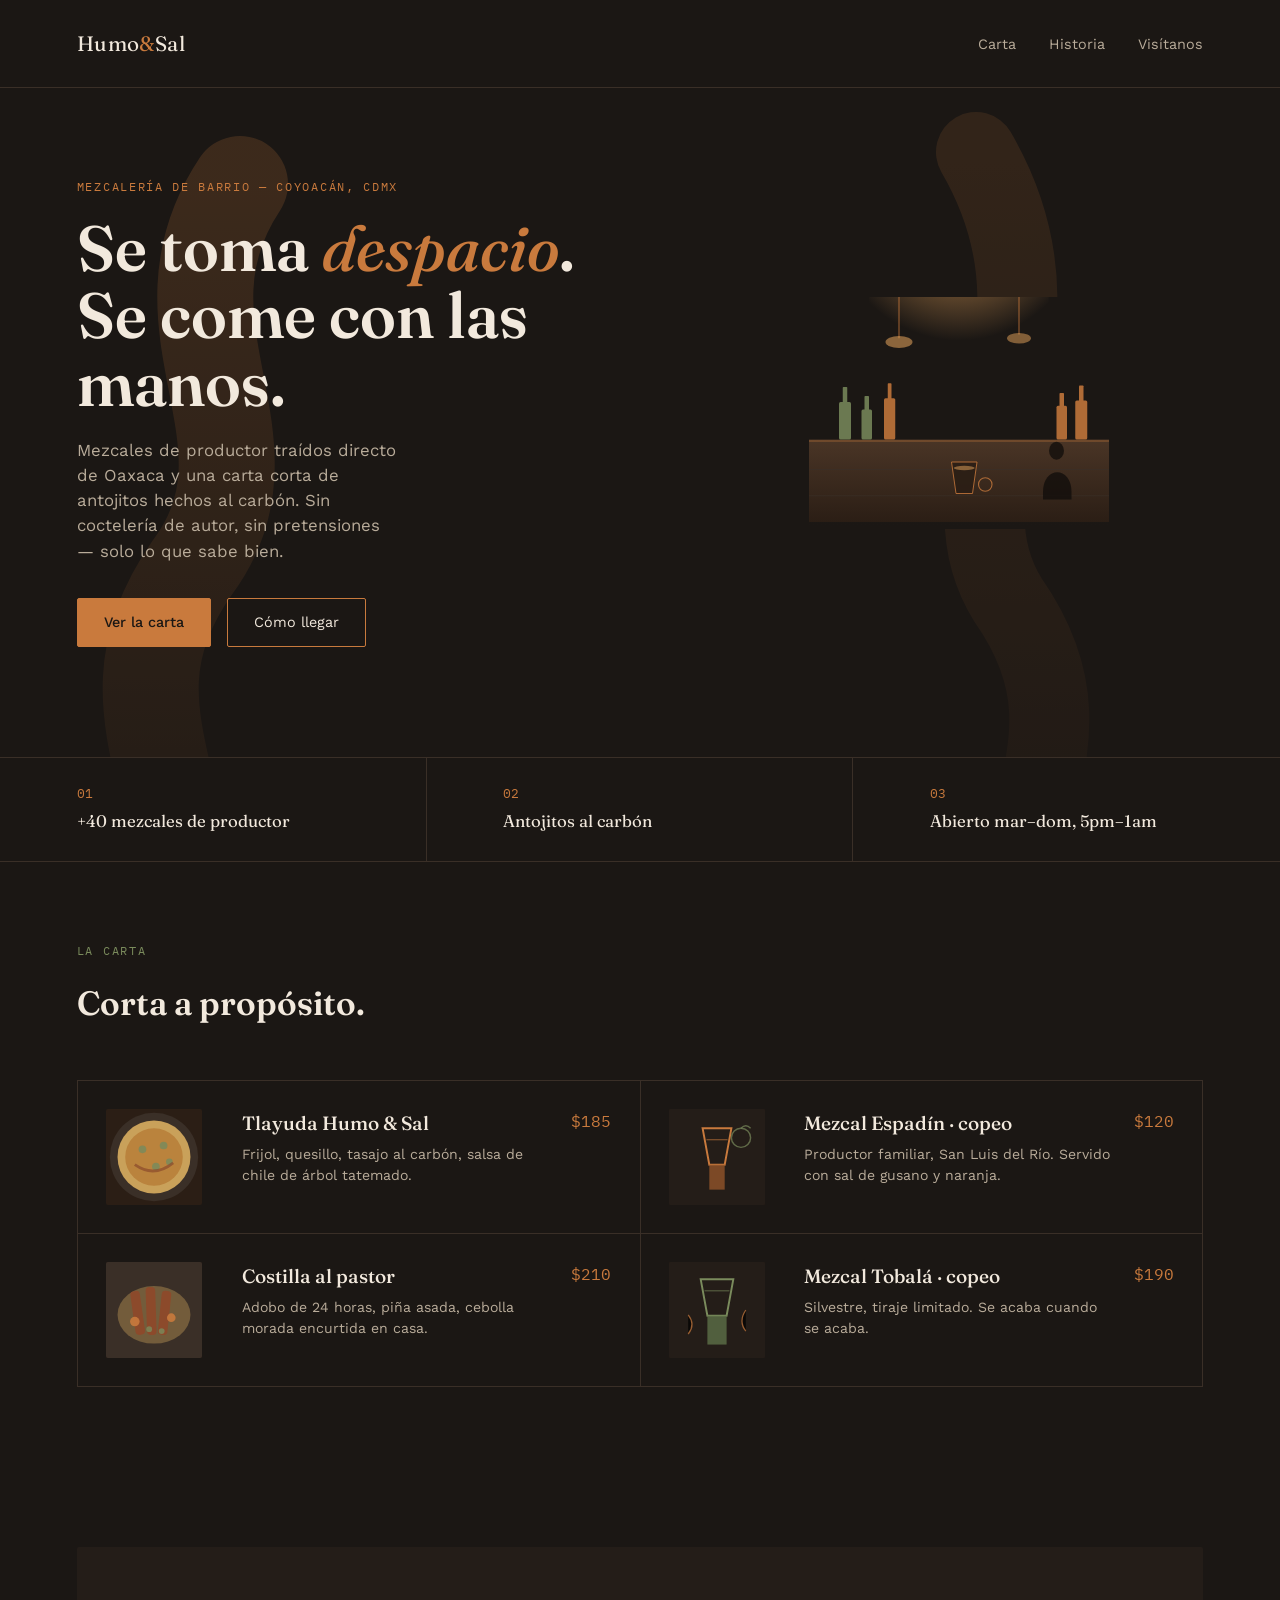
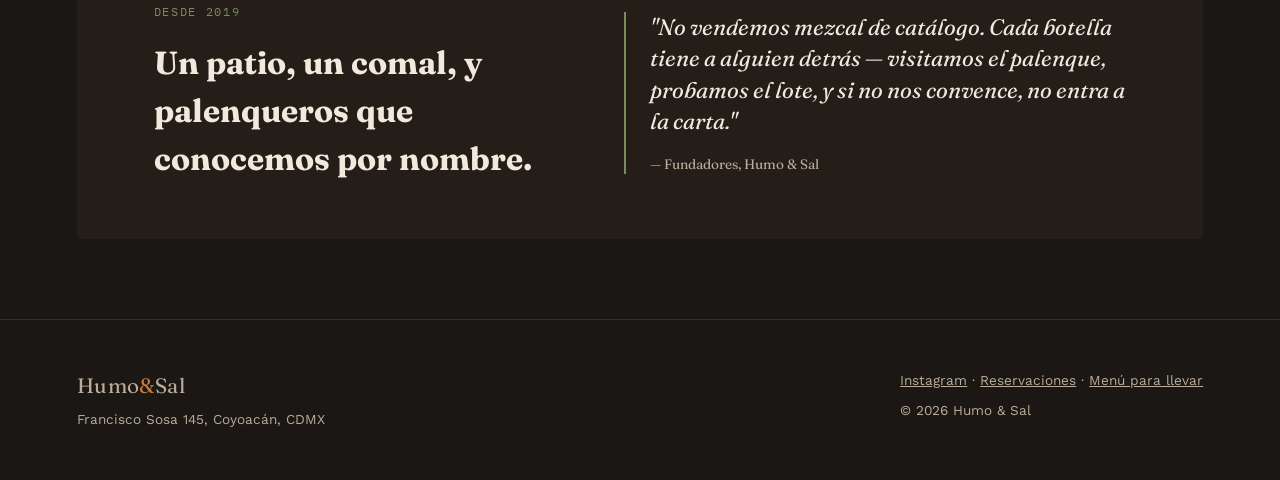
<file: humo-y-sal-final.html>
<!DOCTYPE html>

<html lang="es">
<head>
<meta charset="utf-8"/>
<meta content="width=device-width, initial-scale=1.0" name="viewport"/>
<title>Humo &amp; Sal — Mezcalería de barrio, CDMX</title>
<link href="https://fonts.googleapis.com" rel="preconnect"/>
<link href="https://fonts.googleapis.com/css2?family=Fraunces:ital,opsz,wght@0,9..144,400;0,9..144,600;1,9..144,500&amp;family=IBM+Plex+Mono:wght@400;500&amp;family=Work+Sans:wght@400;500&amp;display=swap" rel="stylesheet"/>
<style>
  :root{
    --bg:#1B1714;
    --bg-alt:#241D18;
    --ink:#F2E9DD;
    --ink-dim:#B9AC9A;
    --copper:#C97A3D;
    --agave:#7A8B5C;
    --line:#3A2F27;
  }
  *{box-sizing:border-box; margin:0; padding:0;}
  body{
    background:var(--bg);
    color:var(--ink);
    font-family:'Work Sans', sans-serif;
    line-height:1.5;
  }
  .display{font-family:'Fraunces', serif;}
  .mono{font-family:'IBM Plex Mono', monospace; letter-spacing:0.02em;}

  nav{
    display:flex; justify-content:space-between; align-items:center;
    padding:28px 6vw; border-bottom:1px solid var(--line);
  }
  .logo{font-family:'Fraunces', serif; font-size:1.3rem; letter-spacing:0.02em;}
  .logo span{color:var(--copper);}
  nav a{color:var(--ink-dim); text-decoration:none; font-size:0.9rem; margin-left:28px;}
  nav a:hover{color:var(--ink);}

  header.hero{
    position:relative; overflow:hidden;
    padding:90px 6vw 110px;
    display:grid; grid-template-columns:1.1fr 0.9fr; gap:40px; align-items:center;
  }
  .smoke{
    position:absolute; inset:0; z-index:0; opacity:0.55; pointer-events:none;
  }
  .hero-copy{position:relative; z-index:1;}
  .eyebrow{
    font-family:'IBM Plex Mono', monospace; text-transform:uppercase; font-size:0.75rem;
    letter-spacing:0.14em; color:var(--copper); margin-bottom:18px; display:block;
  }
  h1{
    font-family:'Fraunces', serif; font-weight:600; font-size:clamp(2.4rem, 5vw, 4rem);
    line-height:1.05; margin-bottom:22px;
  }
  h1 em{color:var(--copper); font-style:italic; font-weight:500;}
  .lede{color:var(--ink-dim); font-size:1.05rem; max-width:32ch; margin-bottom:34px;}
  .cta-row{display:flex; gap:16px; flex-wrap:wrap;}
  .btn{
    padding:13px 26px; border-radius:2px; font-size:0.9rem; text-decoration:none;
    border:1px solid var(--copper); color:var(--ink); transition:0.2s;
  }
  .btn.solid{background:var(--copper); border-color:var(--copper); color:#1B1714; font-weight:500;}
  .btn.solid:hover{background:#e08f4f;}
  .btn.ghost:hover{background:rgba(201,122,61,0.1);}

  .agave-mark{position:relative; z-index:1; justify-self:center;}

  .strip{
    display:grid; grid-template-columns:repeat(3,1fr); border-top:1px solid var(--line); border-bottom:1px solid var(--line);
  }
  .strip div{
    padding:26px 6vw; border-right:1px solid var(--line);
  }
  .strip div:last-child{border-right:none;}
  .strip .num{font-family:'IBM Plex Mono'; color:var(--copper); font-size:0.8rem; display:block; margin-bottom:6px;}
  .strip .label{font-family:'Fraunces'; font-size:1.05rem;}

  section{padding:80px 6vw;}
  .section-head{max-width:44ch; margin-bottom:52px;}
  .section-head .eyebrow{color:var(--agave);}
  .section-head h2{font-family:'Fraunces'; font-weight:600; font-size:2.1rem;}

  .menu-grid{display:grid; grid-template-columns:repeat(2,1fr); gap:1px; background:var(--line); border:1px solid var(--line);}
  .menu-item{background:var(--bg); padding:28px; display:flex; justify-content:space-between; gap:16px;}
  .thumb{width:96px; height:96px; flex-shrink:0; overflow:hidden; border-radius:2px; margin-right:16px;}
  .menu-item h3{font-family:'Fraunces'; font-size:1.2rem; margin-bottom:6px; font-weight:500;}
  .menu-item p{color:var(--ink-dim); font-size:0.88rem; max-width:34ch;}
  .price{font-family:'IBM Plex Mono'; color:var(--copper); white-space:nowrap;}

  .story{
    display:grid; grid-template-columns:0.9fr 1.1fr; gap:60px; align-items:center;
    background:var(--bg-alt); border-radius:2px;
  }
  .story blockquote{
    font-family:'Fraunces'; font-style:italic; font-size:1.4rem; line-height:1.4;
    border-left:2px solid var(--agave); padding-left:24px; color:var(--ink);
  }
  .story cite{display:block; margin-top:18px; font-style:normal; color:var(--ink-dim); font-size:0.85rem;}

  footer{
    padding:50px 6vw; border-top:1px solid var(--line);
    display:flex; justify-content:space-between; flex-wrap:wrap; gap:20px;
    color:var(--ink-dim); font-size:0.85rem;
  }
  footer a{color:var(--ink-dim);}

  @media (max-width:760px){
    header.hero{grid-template-columns:1fr;}
    .strip{grid-template-columns:1fr;}
    .strip div{border-right:none; border-bottom:1px solid var(--line);}
    .menu-grid{grid-template-columns:1fr;}
    .story{grid-template-columns:1fr;}
  }
</style>
</head>
<body>
<nav>
<div class="logo">Humo<span>&amp;</span>Sal</div>
<div>
<a href="#carta">Carta</a>
<a href="#historia">Historia</a>
<a href="#visita">Visítanos</a>
</div>
</nav>
<header class="hero">
<svg class="smoke" preserveaspectratio="xMidYMid slice" viewbox="0 0 800 600">
<defs>
<lineargradient id="wisp" x1="0" x2="0" y1="1" y2="0">
<stop offset="0%" stop-color="#C97A3D" stop-opacity="0"></stop>
<stop offset="100%" stop-color="#C97A3D" stop-opacity="0.35"></stop>
</lineargradient>
</defs>
<path d="M100,600 C150,450 50,400 120,300 C180,220 90,150 150,60" fill="none" stroke="url(#wisp)" stroke-linecap="round" stroke-width="60"></path>
<path d="M650,600 C600,470 700,420 630,320 C580,240 680,160 610,40" fill="none" opacity="0.7" stroke="url(#wisp)" stroke-linecap="round" stroke-width="50"></path>
</svg>
<div class="hero-copy">
<span class="eyebrow">Mezcalería de barrio — Coyoacán, CDMX</span>
<h1>Se toma <em>despacio</em>.<br/>Se come con las manos.</h1>
<p class="lede">Mezcales de productor traídos directo de Oaxaca y una carta corta de antojitos hechos al carbón. Sin coctelería de autor, sin pretensiones — solo lo que sabe bien.</p>
<div class="cta-row">
<a class="btn solid" href="#carta">Ver la carta</a>
<a class="btn ghost" href="#visita">Cómo llegar</a>
</div>
</div>
<div class="agave-mark w-full h-full overflow-hidden rounded-sm shadow-2xl" style="aspect-ratio:4/3; background:linear-gradient(180deg,#241D18,#1B1714);">
<svg viewBox="0 0 400 300" width="100%" height="100%" preserveAspectRatio="xMidYMid slice">
  <defs>
    <radialGradient id="lamp1" cx="50%" cy="0%" r="70%">
      <stop offset="0%" stop-color="#E8A55C" stop-opacity="0.9"/>
      <stop offset="100%" stop-color="#E8A55C" stop-opacity="0"/>
    </radialGradient>
    <linearGradient id="wood" x1="0" y1="0" x2="0" y2="1">
      <stop offset="0%" stop-color="#4A3526"/>
      <stop offset="100%" stop-color="#2B1E15"/>
    </linearGradient>
  </defs>
  <rect width="400" height="300" fill="#1B1714"/>
  <circle cx="200" cy="10" r="120" fill="url(#lamp1)"/>
  <rect x="0" y="190" width="400" height="110" fill="url(#wood)"/>
  <line x1="0" y1="192" x2="400" y2="192" stroke="#C97A3D" stroke-width="1.5" opacity="0.6"/>
  <g stroke="#3A2F27" stroke-width="1">
    <line x1="0" y1="230" x2="400" y2="230"/>
    <line x1="0" y1="265" x2="400" y2="265"/>
  </g>
  <!-- bottles -->
  <g fill="#7A8B5C" opacity="0.85">
    <rect x="40" y="140" width="16" height="50" rx="2"/>
    <rect x="45" y="120" width="6" height="22" rx="1"/>
    <rect x="70" y="150" width="14" height="40" rx="2"/>
    <rect x="74" y="132" width="6" height="20" rx="1"/>
  </g>
  <g fill="#C97A3D" opacity="0.85">
    <rect x="100" y="135" width="15" height="55" rx="2"/>
    <rect x="105" y="115" width="5" height="22" rx="1"/>
    <rect x="330" y="145" width="14" height="45" rx="2"/>
    <rect x="334" y="128" width="6" height="19" rx="1"/>
    <rect x="355" y="138" width="16" height="52" rx="2"/>
    <rect x="360" y="118" width="6" height="22" rx="1"/>
  </g>
  <!-- pendant lamps -->
  <g stroke="#C97A3D" stroke-width="1.5" opacity="0.7">
    <line x1="120" y1="0" x2="120" y2="55"/>
    <line x1="280" y1="0" x2="280" y2="50"/>
  </g>
  <ellipse cx="120" cy="60" rx="18" ry="8" fill="#E8A55C" opacity="0.55"/>
  <ellipse cx="280" cy="55" rx="16" ry="7" fill="#E8A55C" opacity="0.5"/>
  <!-- glass with orange slice -->
  <g transform="translate(190,220)">
    <path d="M0,0 L34,0 L28,42 L6,42 Z" fill="#2B1E15" stroke="#C97A3D" stroke-width="1.2" opacity="0.9"/>
    <ellipse cx="17" cy="8" rx="14" ry="3" fill="#E8A55C" opacity="0.5"/>
    <circle cx="45" cy="30" r="9" fill="none" stroke="#C97A3D" stroke-width="1.5" opacity="0.8"/>
  </g>
  <!-- silhouette figure -->
  <g fill="#0F0C0A" opacity="0.75">
    <ellipse cx="330" cy="205" rx="10" ry="12"/>
    <path d="M312,260 C312,225 350,225 350,260 L350,270 L312,270 Z"/>
  </g>
</svg>
</div>
</header>
<div class="strip">
<div><span class="num">01</span><span class="label">+40 mezcales de productor</span></div>
<div><span class="num">02</span><span class="label">Antojitos al carbón</span></div>
<div><span class="num">03</span><span class="label">Abierto mar–dom, 5pm–1am</span></div>
</div>
<section id="carta">
<div class="section-head">
<span class="eyebrow mono">La carta</span>
<h2>Corta a propósito.</h2>
</div>
<div class="menu-grid">
<div class="menu-item">
<div class="thumb" style="background:#2B1E15;">
<svg viewBox="0 0 100 100" width="100%" height="100%">
  <circle cx="50" cy="50" r="46" fill="#3A2F27"/>
  <circle cx="50" cy="50" r="38" fill="#C9A15A"/>
  <circle cx="50" cy="50" r="30" fill="#B9803A" opacity="0.9"/>
  <g fill="#7A8B5C" opacity="0.85">
    <circle cx="38" cy="42" r="4"/>
    <circle cx="60" cy="38" r="4"/>
    <circle cx="52" cy="60" r="4"/>
    <circle cx="66" cy="55" r="3.5"/>
  </g>
  <path d="M30,58 Q50,72 70,56" stroke="#8C4A2B" stroke-width="3" fill="none" opacity="0.7"/>
</svg>
</div>
<div><h3>Tlayuda Humo &amp; Sal</h3><p>Frijol, quesillo, tasajo al carbón, salsa de chile de árbol tatemado.</p></div>
<span class="price">$185</span>
</div>
<div class="menu-item">
<div class="thumb" style="background:#2B1E15;">
<svg viewBox="0 0 100 100" width="100%" height="100%">
  <rect width="100" height="100" fill="#241D18"/>
  <path d="M35,20 L65,20 L58,58 L42,58 Z" fill="none" stroke="#C97A3D" stroke-width="2"/>
  <path d="M39,32 L61,32" stroke="#C97A3D" stroke-width="1.2" opacity="0.6"/>
  <rect x="42" y="58" width="16" height="26" fill="#8C5228" opacity="0.85"/>
  <circle cx="75" cy="30" r="10" fill="none" stroke="#7A8B5C" stroke-width="1.5" opacity="0.7"/>
  <path d="M75,20 Q80,15 85,20" stroke="#7A8B5C" stroke-width="1.5" fill="none" opacity="0.7"/>
</svg>
</div>
<div><h3>Mezcal Espadín · copeo</h3><p>Productor familiar, San Luis del Río. Servido con sal de gusano y naranja.</p></div>
<span class="price">$120</span>
</div>
<div class="menu-item">
<div class="thumb" style="background:#2B1E15;">
<svg viewBox="0 0 100 100" width="100%" height="100%">
  <rect width="100" height="100" fill="#3A2F27"/>
  <ellipse cx="50" cy="55" rx="38" ry="30" fill="#C9A15A" opacity="0.4"/>
  <g fill="#8C4A2B">
    <rect x="28" y="30" width="10" height="46" rx="4" transform="rotate(-8 33 53)"/>
    <rect x="42" y="26" width="10" height="50" rx="4" transform="rotate(-2 47 51)"/>
    <rect x="56" y="30" width="10" height="46" rx="4" transform="rotate(6 61 53)"/>
  </g>
  <g fill="#C97A3D" opacity="0.9">
    <circle cx="30" cy="62" r="5"/>
    <circle cx="68" cy="58" r="4.5"/>
  </g>
  <g fill="#7A8B5C" opacity="0.8">
    <circle cx="45" cy="70" r="3"/>
    <circle cx="58" cy="72" r="3"/>
  </g>
</svg>
</div>
<div><h3>Costilla al pastor</h3><p>Adobo de 24 horas, piña asada, cebolla morada encurtida en casa.</p></div>
<span class="price">$210</span>
</div>
<div class="menu-item">
<div class="thumb" style="background:#2B1E15;">
<svg viewBox="0 0 100 100" width="100%" height="100%">
  <rect width="100" height="100" fill="#241D18"/>
  <path d="M33,18 L67,18 L60,56 L40,56 Z" fill="none" stroke="#7A8B5C" stroke-width="2"/>
  <path d="M37,30 L63,30" stroke="#7A8B5C" stroke-width="1.2" opacity="0.6"/>
  <rect x="40" y="56" width="20" height="30" fill="#5A6B45" opacity="0.85"/>
  <g stroke="#C97A3D" stroke-width="1.3" opacity="0.7">
    <path d="M20,75 Q28,65 20,55"/>
    <path d="M80,72 Q72,62 80,50"/>
  </g>
</svg>
</div>
<div><h3>Mezcal Tobalá · copeo</h3><p>Silvestre, tiraje limitado. Se acaba cuando se acaba.</p></div>
<span class="price">$190</span>
</div>
</div>
</section>
<section id="historia">
<div class="story" style="padding:56px 6vw;">
<div>
<span class="eyebrow mono" style="color:var(--agave);">Desde 2019</span>
<h2 style="font-family:'Fraunces'; font-size:2rem; margin-top:14px;">Un patio, un comal, y palenqueros que conocemos por nombre.</h2>
</div>
<blockquote>
      "No vendemos mezcal de catálogo. Cada botella tiene a alguien detrás — visitamos el palenque, probamos el lote, y si no nos convence, no entra a la carta."
      <cite>— Fundadores, Humo &amp; Sal</cite>
</blockquote>
</div>
</section>
<footer id="visita">
<div>
<div class="logo" style="margin-bottom:8px;">Humo<span>&amp;</span>Sal</div>
<p>Francisco Sosa 145, Coyoacán, CDMX</p>
</div>
<div>
<p><a href="#">Instagram</a> · <a href="#">Reservaciones</a> · <a href="#">Menú para llevar</a></p>
<p style="margin-top:10px;">© 2026 Humo &amp; Sal</p>
</div>
</footer>
</body>
</html>
</file>
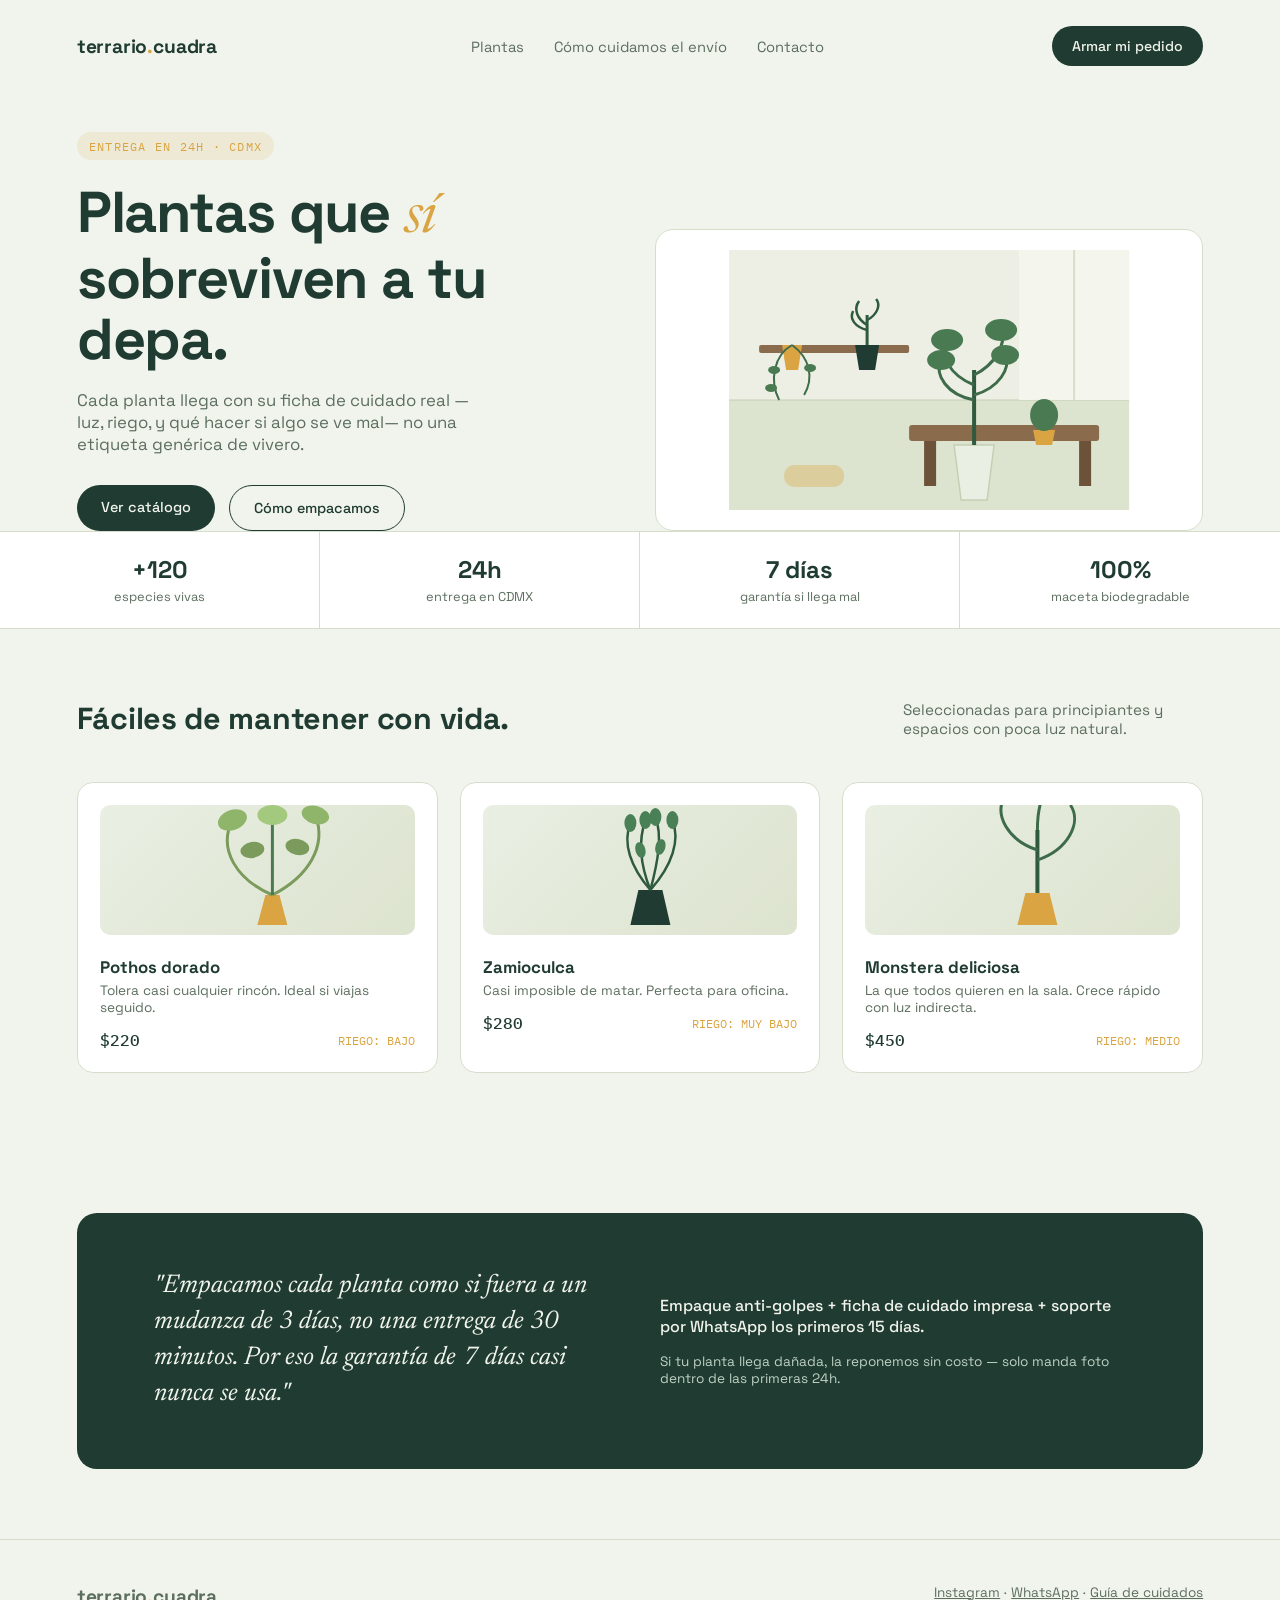
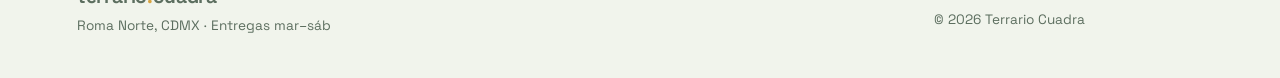
<file: terrario-cuadra-final.html>
<!DOCTYPE html>

<html lang="es">
<head>
<meta charset="utf-8"/>
<meta content="width=device-width, initial-scale=1.0" name="viewport"/>
<title>Terrario Cuadra — Plantas de interior, entrega en CDMX</title>
<link href="https://fonts.googleapis.com" rel="preconnect"/>
<link href="https://fonts.googleapis.com/css2?family=Space+Grotesk:wght@400;500;700&amp;family=Newsreader:ital@0;1&amp;family=IBM+Plex+Mono:wght@400;500&amp;display=swap" rel="stylesheet"/>
<style>
  :root{
    --bg:#F1F4EC;
    --panel:#FFFFFF;
    --ink:#1F3B32;
    --ink-dim:#5C6E5F;
    --mustard:#D9A441;
    --teal:#1F3B32;
    --line:#D6DECB;
  }
  *{box-sizing:border-box; margin:0; padding:0;}
  body{
    background:var(--bg); color:var(--ink);
    font-family:'Space Grotesk', sans-serif;
  }
  .serif{font-family:'Newsreader', serif; font-style:italic;}
  .mono{font-family:'IBM Plex Mono', monospace;}

  nav{
    display:flex; justify-content:space-between; align-items:center;
    padding:26px 6vw;
  }
  .logo{font-weight:700; font-size:1.2rem; letter-spacing:-0.01em;}
  nav .links a{color:var(--ink-dim); text-decoration:none; margin-left:26px; font-size:0.92rem;}
  nav .links a:hover{color:var(--ink);}
  .cart-btn{
    background:var(--teal); color:var(--bg); border:none; padding:11px 20px;
    border-radius:20px; font-family:'Space Grotesk'; font-weight:500; font-size:0.88rem; cursor:pointer;
  }

  header.hero{
    padding:40px 6vw 0; display:grid; grid-template-columns:1fr 1fr; gap:30px; align-items:end;
  }
  .hero-copy .kicker{
    font-family:'IBM Plex Mono'; font-size:0.78rem; letter-spacing:0.1em; text-transform:uppercase;
    color:var(--mustard); background:rgba(217,164,65,0.14); padding:6px 12px; border-radius:20px; display:inline-block; margin-bottom:22px;
  }
  h1{
    font-weight:700; font-size:clamp(2.2rem,4.6vw,3.6rem); line-height:1.05; letter-spacing:-0.02em; margin-bottom:20px;
  }
  h1 .serif{font-weight:400; color:var(--mustard); font-size:0.95em;}
  .lede{color:var(--ink-dim); max-width:36ch; font-size:1.05rem; margin-bottom:30px;}
  .cta-row{display:flex; gap:14px;}
  .btn{padding:13px 24px; border-radius:24px; text-decoration:none; font-size:0.9rem; font-weight:500;}
  .btn.solid{background:var(--teal); color:var(--bg);}
  .btn.line{border:1.5px solid var(--teal); color:var(--teal);}

  .leaf-frame{
    background:var(--panel); border:1px solid var(--line); border-radius:18px;
    padding:20px; display:flex; align-items:center; justify-content:center;
  }

  .vein-divider{width:100%; height:44px; margin:0 0 -1px;}

  .strip{
    background:var(--panel); border-top:1px solid var(--line); border-bottom:1px solid var(--line);
    display:grid; grid-template-columns:repeat(4,1fr);
  }
  .strip div{padding:22px 24px; border-right:1px solid var(--line); text-align:center;}
  .strip div:last-child{border-right:none;}
  .strip .n{font-weight:700; font-size:1.5rem; display:block;}
  .strip .l{color:var(--ink-dim); font-size:0.8rem; margin-top:4px;}

  section{padding:70px 6vw;}
  .section-head{display:flex; justify-content:space-between; align-items:flex-end; gap:20px; margin-bottom:44px; flex-wrap:wrap;}
  .section-head h2{font-size:1.9rem; font-weight:700; letter-spacing:-0.01em;}
  .section-head p{color:var(--ink-dim); max-width:30ch; font-size:0.95rem;}

  .plant-grid{display:grid; grid-template-columns:repeat(3,1fr); gap:22px;}
  .plant-card{
    background:var(--panel); border:1px solid var(--line); border-radius:16px; padding:22px;
  }
  .plant-card .swatch{
    width:100%; height:130px; border-radius:10px; margin-bottom:16px;
  }
  .plant-card h3{font-size:1.05rem; margin-bottom:4px;}
  .plant-card p{color:var(--ink-dim); font-size:0.85rem; margin-bottom:14px;}
  .plant-card .row{display:flex; justify-content:space-between; align-items:center;}
  .plant-card .price{font-family:'IBM Plex Mono'; font-weight:500;}
  .care{font-size:0.72rem; color:var(--mustard); font-family:'IBM Plex Mono';}

  .promise{
    background:var(--teal); color:var(--bg); border-radius:20px; padding:56px 6vw;
    display:grid; grid-template-columns:1fr 1fr; gap:40px; align-items:center;
  }
  .promise .serif{font-size:1.6rem; line-height:1.4; color:var(--bg);}
  .promise .fine{color:#BFD1C4; font-size:0.85rem; margin-top:16px;}

  footer{
    padding:44px 6vw; display:flex; justify-content:space-between; flex-wrap:wrap; gap:16px;
    color:var(--ink-dim); font-size:0.85rem; border-top:1px solid var(--line);
  }
  footer a{color:var(--ink-dim);}

  @media (max-width:760px){
    header.hero{grid-template-columns:1fr;}
    .strip{grid-template-columns:repeat(2,1fr);}
    .strip div:nth-child(2){border-right:none;}
    .plant-grid{grid-template-columns:1fr;}
    .promise{grid-template-columns:1fr;}
  }
</style>
</head>
<body>
<nav>
<div class="logo">terrario<span style="color:var(--mustard);">.</span>cuadra</div>
<div class="links">
<a href="#plantas">Plantas</a>
<a href="#promesa">Cómo cuidamos el envío</a>
<a href="#contacto">Contacto</a>
</div>
<button class="cart-btn">Armar mi pedido</button>
</nav>
<header class="hero">
<div class="hero-copy">
<span class="kicker">Entrega en 24h · CDMX</span>
<h1>Plantas que <span class="serif">sí</span><br/>sobreviven a tu depa.</h1>
<p class="lede">Cada planta llega con su ficha de cuidado real —luz, riego, y qué hacer si algo se ve mal— no una etiqueta genérica de vivero.</p>
<div class="cta-row">
<a class="btn solid" href="#plantas">Ver catálogo</a>
<a class="btn line" href="#promesa">Cómo empacamos</a>
</div>
</div>
<div class="leaf-frame">
<svg viewBox="0 0 400 260" width="100%" height="260" style="border-radius:12px;">
  <rect width="400" height="260" fill="#EDEFE4"/>
  <rect x="0" y="150" width="400" height="110" fill="#DCE3CE"/>
  <line x1="0" y1="150" x2="400" y2="150" stroke="#C6CFB4" stroke-width="1"/>
  <!-- window light -->
  <rect x="290" y="0" width="110" height="150" fill="#F6F8EF" opacity="0.9"/>
  <line x1="345" y1="0" x2="345" y2="150" stroke="#D6DECB" stroke-width="2"/>
  <!-- shelf -->
  <rect x="30" y="95" width="150" height="8" rx="2" fill="#8A6B4C"/>
  <!-- pot 1 on shelf: trailing pothos -->
  <g transform="translate(45,60)">
    <path d="M8,35 L28,35 L24,60 L12,60 Z" fill="#D9A441"/>
    <path d="M18,35 C0,45 -5,70 5,90" stroke="#3E6B4A" stroke-width="2" fill="none"/>
    <path d="M18,35 C36,48 40,68 30,85" stroke="#3E6B4A" stroke-width="2" fill="none"/>
    <ellipse cx="0" cy="60" rx="6" ry="4" fill="#4A7A52"/>
    <ellipse cx="-3" cy="78" rx="6" ry="4" fill="#4A7A52"/>
    <ellipse cx="36" cy="58" rx="6" ry="4" fill="#4A7A52"/>
  </g>
  <!-- pot 2 on shelf -->
  <g transform="translate(120,55)">
    <path d="M6,40 L30,40 L26,65 L10,65 Z" fill="#1F3B32"/>
    <path d="M18,40 L18,10" stroke="#2F5A3E" stroke-width="3"/>
    <path d="M18,20 C8,14 4,4 10,-4" stroke="#2F5A3E" stroke-width="2.5" fill="none"/>
    <path d="M18,15 C28,10 32,0 27,-6" stroke="#2F5A3E" stroke-width="2.5" fill="none"/>
    <path d="M18,25 C6,22 0,14 4,6" stroke="#2F5A3E" stroke-width="2.5" fill="none"/>
  </g>
  <!-- floor console -->
  <rect x="180" y="175" width="190" height="16" rx="3" fill="#8A6B4C"/>
  <rect x="195" y="191" width="12" height="45" fill="#6B5238"/>
  <rect x="350" y="191" width="12" height="45" fill="#6B5238"/>
  <!-- big floor plant: monstera-like -->
  <g transform="translate(210,100)">
    <path d="M15,95 L55,95 L48,150 L22,150 Z" fill="#E9EFE3" stroke="#C6CFB4" stroke-width="1.5"/>
    <path d="M35,95 L35,20" stroke="#2F5A3E" stroke-width="4"/>
    <path d="M35,35 C10,25 0,5 8,-10" stroke="#3E6B4A" stroke-width="3" fill="none"/>
    <path d="M35,25 C55,15 68,-5 62,-20" stroke="#3E6B4A" stroke-width="3" fill="none"/>
    <path d="M35,50 C8,45 -5,25 2,10" stroke="#3E6B4A" stroke-width="3" fill="none"/>
    <path d="M35,45 C60,38 72,18 66,5" stroke="#3E6B4A" stroke-width="3" fill="none"/>
    <ellipse cx="8" cy="-10" rx="16" ry="11" fill="#4A7A52"/>
    <ellipse cx="62" cy="-20" rx="16" ry="11" fill="#4A7A52"/>
    <ellipse cx="2" cy="10" rx="14" ry="10" fill="#4A7A52"/>
    <ellipse cx="66" cy="5" rx="14" ry="10" fill="#4A7A52"/>
  </g>
  <!-- second small plant on console -->
  <g transform="translate(300,150)">
    <path d="M4,30 L26,30 L23,45 L7,45 Z" fill="#D9A441"/>
    <ellipse cx="15" cy="15" rx="14" ry="16" fill="#4A7A52"/>
  </g>
  <!-- soft cushion accent -->
  <rect x="55" y="215" width="60" height="22" rx="10" fill="#D9A441" opacity="0.35"/>
</svg>
</div>
</header>
<div class="strip">
<div><span class="n">+120</span><span class="l">especies vivas</span></div>
<div><span class="n">24h</span><span class="l">entrega en CDMX</span></div>
<div><span class="n">7 días</span><span class="l">garantía si llega mal</span></div>
<div><span class="n">100%</span><span class="l">maceta biodegradable</span></div>
</div>
<section id="plantas">
<div class="section-head">
<h2>Fáciles de mantener con vida.</h2>
<p>Seleccionadas para principiantes y espacios con poca luz natural.</p>
</div>
<div class="plant-grid">
<div class="plant-card">
<svg class="swatch" viewBox="0 0 300 130" width="100%" height="130" style="background:linear-gradient(135deg,#E9EFE3,#DCE3CE);">
  <path d="M150,120 L180,120 L172,90 L158,90 Z" fill="#D9A441"/>
  <path d="M165,90 C130,75 110,45 125,15" stroke="#7A9B5C" stroke-width="3" fill="none"/>
  <path d="M165,90 C200,72 220,42 208,10" stroke="#7A9B5C" stroke-width="3" fill="none"/>
  <path d="M165,90 C165,55 165,35 165,10" stroke="#4A7A52" stroke-width="3" fill="none"/>
  <ellipse cx="125" cy="15" rx="15" ry="10" fill="#8FB56B" transform="rotate(-20 125 15)"/>
  <ellipse cx="208" cy="10" rx="14" ry="9" fill="#8FB56B" transform="rotate(15 208 10)"/>
  <ellipse cx="165" cy="10" rx="15" ry="10" fill="#A3C97E"/>
  <ellipse cx="145" cy="45" rx="12" ry="8" fill="#7A9B5C" transform="rotate(-10 145 45)"/>
  <ellipse cx="190" cy="42" rx="12" ry="8" fill="#7A9B5C" transform="rotate(12 190 42)"/>
</svg>
<h3>Pothos dorado</h3>
<p>Tolera casi cualquier rincón. Ideal si viajas seguido.</p>
<div class="row"><span class="price">$220</span><span class="care">RIEGO: BAJO</span></div>
</div>
<div class="plant-card">
<svg class="swatch" viewBox="0 0 300 130" width="100%" height="130" style="background:linear-gradient(135deg,#E9EFE3,#DCE3CE);">
  <path d="M140,120 L180,120 L172,85 L148,85 Z" fill="#1F3B32"/>
  <g stroke="#2F5A3E" stroke-width="2.5" fill="none">
    <path d="M160,85 C150,60 148,35 155,15"/>
    <path d="M160,85 C168,55 172,30 165,12"/>
    <path d="M160,85 C140,62 132,38 140,18"/>
    <path d="M160,85 C182,60 190,35 182,15"/>
  </g>
  <g fill="#4A8055">
    <ellipse cx="155" cy="15" rx="6" ry="9"/>
    <ellipse cx="165" cy="12" rx="6" ry="9"/>
    <ellipse cx="140" cy="18" rx="6" ry="9"/>
    <ellipse cx="182" cy="15" rx="6" ry="9"/>
    <ellipse cx="150" cy="45" rx="5" ry="8" transform="rotate(-15 150 45)"/>
    <ellipse cx="170" cy="42" rx="5" ry="8" transform="rotate(15 170 42)"/>
  </g>
</svg>
<h3>Zamioculca</h3>
<p>Casi imposible de matar. Perfecta para oficina.</p>
<div class="row"><span class="price">$280</span><span class="care">RIEGO: MUY BAJO</span></div>
</div>
<div class="plant-card">
<svg class="swatch" viewBox="0 0 300 130" width="100%" height="130" style="background:linear-gradient(135deg,#E9EFE3,#DCE3CE);">
  <path d="M145,120 L185,120 L177,88 L153,88 Z" fill="#D9A441"/>
  <path d="M165,88 L165,25" stroke="#2F5A3E" stroke-width="4" fill="none"/>
  <path d="M165,45 C135,35 122,10 132,-8" stroke="#3E6B4A" stroke-width="3" fill="none"/>
  <path d="M165,55 C195,45 210,18 198,0" stroke="#3E6B4A" stroke-width="3" fill="none"/>
  <path d="M165,25 C165,5 168,-10 178,-18" stroke="#3E6B4A" stroke-width="3" fill="none"/>
  <path d="M132,-8 C124,-14 128,-24 138,-24 C144,-24 146,-16 140,-10 C136,-6 132,-6 132,-8Z" fill="#4A7A52"/>
  <path d="M198,0 C206,-6 204,-16 194,-18 C188,-19 184,-11 190,-5 C194,-1 198,-1 198,0Z" fill="#4A7A52"/>
  <path d="M178,-18 C176,-28 184,-34 192,-28 C197,-24 193,-16 185,-14 C181,-13 178,-14 178,-18Z" fill="#5A8B62"/>
</svg>
<h3>Monstera deliciosa</h3>
<p>La que todos quieren en la sala. Crece rápido con luz indirecta.</p>
<div class="row"><span class="price">$450</span><span class="care">RIEGO: MEDIO</span></div>
</div>
</div>
</section>
<section id="promesa">
<div class="promise">
<p class="serif">"Empacamos cada planta como si fuera a un mudanza de 3 días, no una entrega de 30 minutos. Por eso la garantía de 7 días casi nunca se usa."</p>
<div>
<p style="font-weight:500;">Empaque anti-golpes + ficha de cuidado impresa + soporte por WhatsApp los primeros 15 días.</p>
<p class="fine">Si tu planta llega dañada, la reponemos sin costo — solo manda foto dentro de las primeras 24h.</p>
</div>
</div>
</section>
<footer id="contacto">
<div>
<div class="logo" style="margin-bottom:8px;">terrario<span style="color:var(--mustard);">.</span>cuadra</div>
<p>Roma Norte, CDMX · Entregas mar–sáb</p>
</div>
<div>
<p><a href="#">Instagram</a> · <a href="#">WhatsApp</a> · <a href="#">Guía de cuidados</a></p>
<p style="margin-top:10px;">© 2026 Terrario Cuadra</p>
</div>
</footer>
</body>
</html>
</file>
